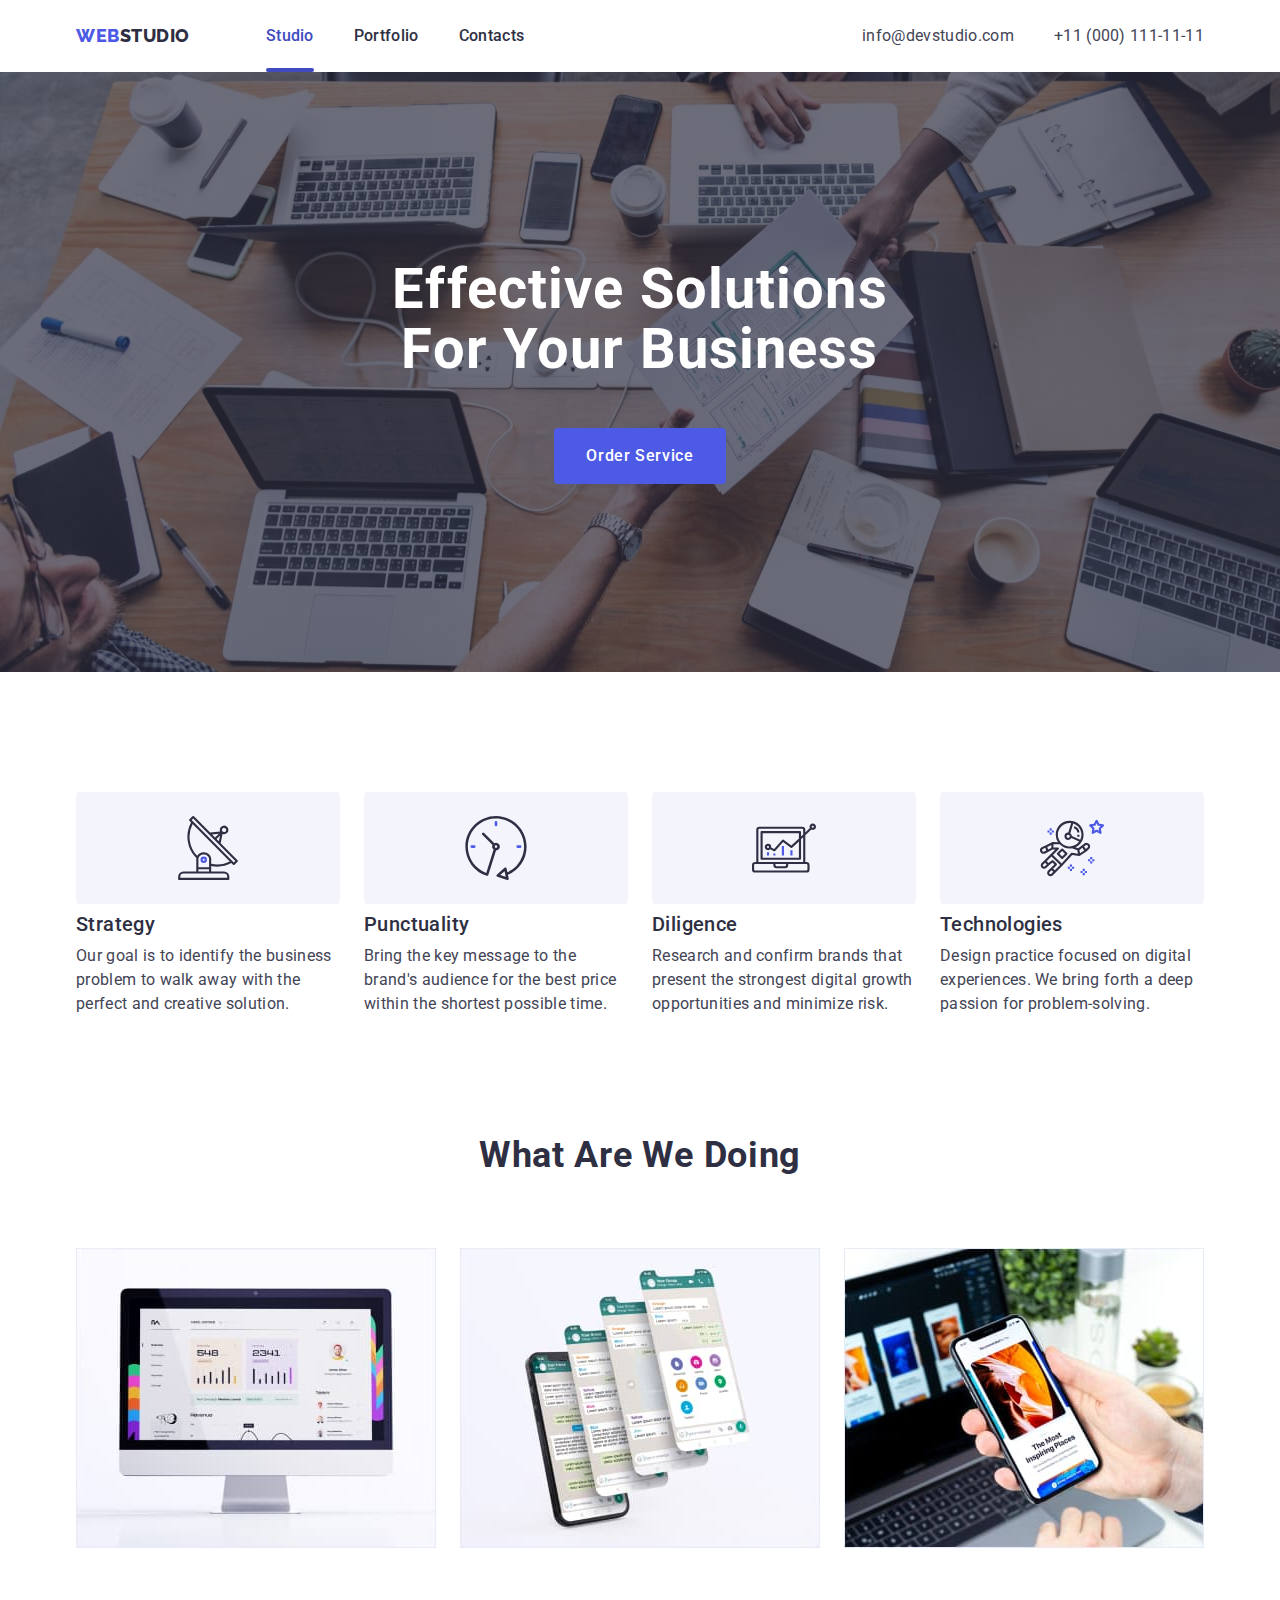
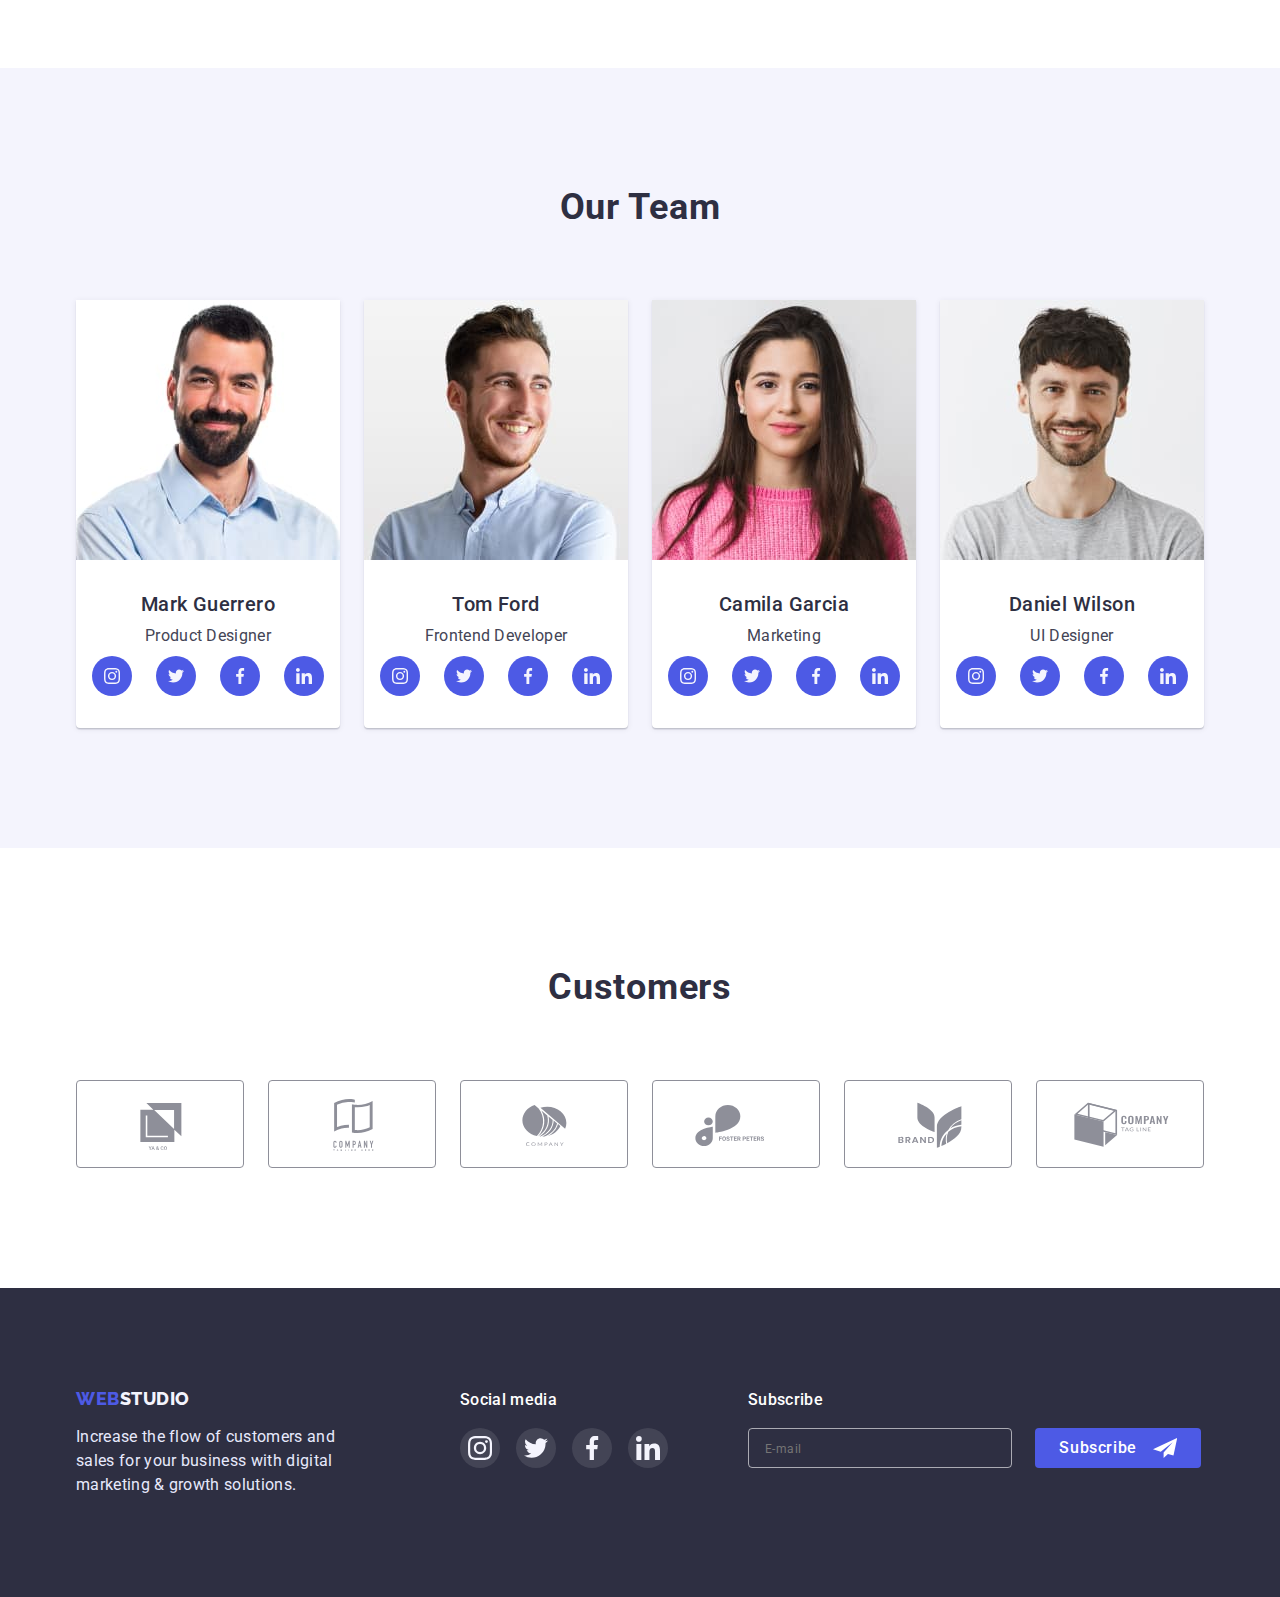
<file: index.html>
<!DOCTYPE html>
<html lang="en">
  <head>
    <meta charset="UTF-8" />
    <meta http-equiv="X-UA-Compatible" content="IE=edge" />
    <meta name="viewport" content="width=device-width, initial-scale=1.0" />
    <title>WebStudio</title>
    <link rel="preconnect" href="https://fonts.googleapis.com" />
    <link rel="preconnect" href="https://fonts.gstatic.com" crossorigin />
    <link
      href="https://fonts.googleapis.com/css2?family=Raleway:wght@800&family=Roboto:wght@400;500;700&display=swap"
      rel="stylesheet"
    />
    <link
      rel="stylesheet"
      href="https://cdnjs.cloudflare.com/ajax/libs/modern-normalize/1.1.0/modern-normalize.css"
      integrity="sha512-Y0MM+V6ymRKN2zStTqzQ227DWhhp4Mzdo6gnlRnuaNCbc+YN/ZH0sBCLTM4M0oSy9c9VKiCvd4Jk44aCLrNS5Q=="
      crossorigin="anonymous"
      referrerpolicy="no-referrer"
    />
    <link rel="stylesheet" href="./css/styles.css" />
    <link rel="stylesheet" href="./css/mobile.css" />
    <link rel="stylesheet" href="./css/tablet.css" />
    <link rel="stylesheet" href="./css/desktop.css" />
  </head>

  <body>
    <header>
      <div class="container header-container">
        <nav class="header-navigation">
          <a href="./index.html" class="header-logo link">
            <span class="header-span-web">Web</span>Studio
          </a>
          <ul class="header-list list">
            <li class="header-item">
              <a href="./index.html" class="header-link link active">Studio</a>
            </li>
            <li class="header-item">
              <a href="./portfolio.html" class="header-link link">Portfolio</a>
            </li>
            <li class="header-item">
              <a href="" class="header-link link">Contacts</a>
            </li>
          </ul>
        </nav>
        <address class="header-address">
          <ul class="header-list list">
            <li class="header-item">
              <a href="mailto:info@devstudio.com" class="header-contacts link">
                info@devstudio.com
              </a>
            </li>
            <li class="header-item">
              <a href="tel:+110001111111" class="header-contacts link">
                +11 (000) 111-11-11
              </a>
            </li>
          </ul>
        </address>
        <button type="button" class="header-menu-btn" data-menu-open>
          <svg class="menu-open">
            <use href="./images/icons.svg#icon-menu-open"></use>
          </svg>
        </button>
      </div>
      <div class="mob-menu is-hidden" data-menu>
        <button type="button" class="mob-menu-btn" data-menu-close>
          <svg class="menu-close">
            <use href="./images/icons.svg#menu-icon-close"></use>
          </svg>
        </button>
        <div>
          <nav class="mob-menu-navigation">
            <ul class="mob-menu-list list">
              <li class="mob-menu-item">
                <a href="./index.html" class="mob-menu-link link active"
                  >Studio</a
                >
              </li>
              <li class="mob-menu-item">
                <a href="./portfolio.html" class="mob-menu-link link"
                  >Portfolio</a
                >
              </li>
              <li class="mob-menu-item">
                <a href="" class="mob-menu-link link">Contacts</a>
              </li>
            </ul>
          </nav>
        </div>
        <div>
          <address class="mob-menu-address">
            <ul class="mob-menu-list list">
              <li class="mob-menu-item">
                <a href="tel:+110001111111" class="mob-menu-tel link">
                  +11 (000) 111-11-11
                </a>
              </li>
              <li class="mob-menu-item">
                <a href="mailto:info@devstudio.com" class="mob-menu-mail link">
                  info@devstudio.com
                </a>
              </li>
            </ul>
          </address>
          <ul class="mob-menu-social-list list">
            <li class="mob-menue-social-item">
              <a href="" class="mob-menue-social-link link">
                <svg class="mob-menu-sc-ic">
                  <use href="./images/icons.svg#icon-instagram-mob"></use>
                </svg>
              </a>
            </li>
            <li class="mob-menue-social-item">
              <a href="" class="mob-menue-social-link link">
                <svg class="mob-menu-sc-ic">
                  <use href="./images/icons.svg#icon-twitter-mob"></use>
                </svg>
              </a>
            </li>
            <li class="mob-menue-social-item">
              <a href="" class="mob-menue-social-link link">
                <svg class="mob-menu-sc-ic">
                  <use href="./images/icons.svg#icon-facebook-mob"></use>
                </svg>
              </a>
            </li>
            <li class="mob-menue-social-item">
              <a href="" class="mob-menue-social-link link">
                <svg class="mob-menu-sc-ic">
                  <use href="./images/icons.svg#icon-linkedin-mob"></use>
                </svg>
              </a>
            </li>
          </ul>
        </div>
      </div>
    </header>

    <main>
      <section class="solutions">
        <div class="container solutions-container">
          <h1 class="solution-title">Effective Solutions for Your Business</h1>
          <button type="button" class="solution-btn" data-modal-open>
            Order Service
          </button>
        </div>
      </section>

      <section class="features">
        <div class="container">
          <h2 class="hidden">Our features</h2>
          <ul class="features-list list">
            <li class="features-item">
              <div class="features-wrap">
                <svg class="features-ic">
                  <use href="./images/icons.svg#icon-antenna-1"></use>
                </svg>
              </div>
              <h3 class="features-item-title">Strategy</h3>
              <p class="features-item-text">
                Our goal is to identify the business problem to walk away with
                the perfect and creative solution.
              </p>
            </li>

            <li class="features-item">
              <div class="features-wrap">
                <svg class="features-ic">
                  <use href="./images/icons.svg#icon-clock-1"></use>
                </svg>
              </div>
              <h3 class="features-item-title">Punctuality</h3>
              <p class="features-item-text">
                Bring the key message to the brand's audience for the best price
                within the shortest possible time.
              </p>
            </li>

            <li class="features-item">
              <div class="features-wrap">
                <svg class="features-ic">
                  <use href="./images/icons.svg#icon-diagram-1"></use>
                </svg>
              </div>
              <h3 class="features-item-title">Diligence</h3>
              <p class="features-item-text">
                Research and confirm brands that present the strongest digital
                growth opportunities and minimize risk.
              </p>
            </li>

            <li class="features-item">
              <div class="features-wrap">
                <svg class="features-ic">
                  <use href="./images/icons.svg#icon-astronaut-1"></use>
                </svg>
              </div>
              <h3 class="features-item-title">Technologies</h3>
              <p class="features-item-text">
                Design practice focused on digital experiences. We bring forth a
                deep passion for problem-solving.
              </p>
            </li>
          </ul>
        </div>
      </section>
      <section class="products">
        <div class="container">
          <h2 class="products-title">What are we doing</h2>
          <ul class="products-list list">
            <li class="products-item">
              <img
                srcset="./images/img-1.jpg 1x, ./images/img-1-2x.jpg 2x"
                src="./images/img-1.jpg"
                width="360"
                height="300"
                alt="PC monitor"
              />
            </li>
            <li class="products-item">
              <img
                srcset="./images/img-2.jpg 1x, ./images/img-2-2x.jpg 2x"
                src="./images/img-2.jpg"
                width="360"
                height="300"
                alt="mobile phone"
              />
            </li>
            <li class="products-item">
              <img
                srcset="./images/img-3.jpg 1x, ./images/img-3-2x.jpg 2x"
                src="./images/img-3.jpg"
                width="360"
                height="300"
                alt="mobile phone in a hand and laptop behind"
              />
            </li>
          </ul>
        </div>
      </section>

      <section class="team">
        <div class="container container-mini container-medium">
          <h2 class="team-title">Our Team</h2>
          <ul class="team-list list">
            <li class="team-item">
              <img
                srcset="./images/photo-1.jpg 1x, ./images/photo-1-2x.jpg 2x"
                src="./images/photo-1.jpg"
                width="264"
                height="260"
                alt="Mark Guerrero's photo"
              />
              <div class="team-content">
                <h3 class="team-item-title">Mark Guerrero</h3>
                <p class="team-item-text">Product Designer</p>
                <ul class="team-social-list list">
                  <li class="team-social-item">
                    <a href="" class="team-social-link link">
                      <svg class="team-sc-ic">
                        <use href="./images/icons.svg#icon-instagram-2"></use>
                      </svg>
                    </a>
                  </li>
                  <li class="team-social-item">
                    <a href="" class="team-social-link link">
                      <svg class="team-sc-ic">
                        <use href="./images/icons.svg#icon-twitter-1"></use>
                      </svg>
                    </a>
                  </li>
                  <li class="team-social-item">
                    <a href="" class="team-social-link link">
                      <svg class="team-sc-ic">
                        <use href="./images/icons.svg#icon-facebook-1"></use>
                      </svg>
                    </a>
                  </li>
                  <li class="team-social-item">
                    <a href="" class="team-social-link link">
                      <svg class="team-sc-ic">
                        <use href="./images/icons.svg#icon-linkedin-1"></use>
                      </svg>
                    </a>
                  </li>
                </ul>
              </div>
            </li>
            <li class="team-item">
              <img
                srcset="./images/photo-2.jpg 1x, ./images/photo-2-2x.jpg 2x"
                src="./images/photo-2.jpg"
                width="264"
                height="260"
                alt="Tom Ford's photo"
              />
              <div class="team-content">
                <h3 class="team-item-title">Tom Ford</h3>
                <p class="team-item-text">Frontend Developer</p>
                <ul class="team-social-list list">
                  <li class="team-social-item">
                    <a href="" class="team-social-link link">
                      <svg class="team-sc-ic">
                        <use href="./images/icons.svg#icon-instagram-2"></use>
                      </svg>
                    </a>
                  </li>
                  <li class="team-social-item">
                    <a href="" class="team-social-link link">
                      <svg class="team-sc-ic">
                        <use href="./images/icons.svg#icon-twitter-1"></use>
                      </svg>
                    </a>
                  </li>
                  <li class="team-social-item">
                    <a href="" class="team-social-link link">
                      <svg class="team-sc-ic">
                        <use href="./images/icons.svg#icon-facebook-1"></use>
                      </svg>
                    </a>
                  </li>
                  <li class="team-social-item">
                    <a href="" class="team-social-link link">
                      <svg class="team-sc-ic">
                        <use href="./images/icons.svg#icon-linkedin-1"></use>
                      </svg>
                    </a>
                  </li>
                </ul>
              </div>
            </li>
            <li class="team-item">
              <img
                srcset="./images/photo-3.jpg 1x, ./images/photo-3-2x.jpg 2x"
                src="./images/photo-3.jpg"
                width="264"
                height="260"
                alt="Camila Garcia's photo"
              />
              <div class="team-content">
                <h3 class="team-item-title">Camila Garcia</h3>
                <p class="team-item-text">Marketing</p>
                <ul class="team-social-list list">
                  <li class="team-social-item">
                    <a href="" class="team-social-link link">
                      <svg class="team-sc-ic">
                        <use href="./images/icons.svg#icon-instagram-2"></use>
                      </svg>
                    </a>
                  </li>
                  <li class="team-social-item">
                    <a href="" class="team-social-link link">
                      <svg class="team-sc-ic">
                        <use href="./images/icons.svg#icon-twitter-1"></use>
                      </svg>
                    </a>
                  </li>
                  <li class="team-social-item">
                    <a href="" class="team-social-link link">
                      <svg class="team-sc-ic">
                        <use href="./images/icons.svg#icon-facebook-1"></use>
                      </svg>
                    </a>
                  </li>
                  <li class="team-social-item">
                    <a href="" class="team-social-link link">
                      <svg class="team-sc-ic">
                        <use href="./images/icons.svg#icon-linkedin-1"></use>
                      </svg>
                    </a>
                  </li>
                </ul>
              </div>
            </li>
            <li class="team-item">
              <img
                srcset="./images/photo-4.jpg 1x, ./images/photo-4-2x.jpg 2x"
                src="./images/photo-4.jpg"
                width="264"
                height="260"
                alt="Daniel Wilson's photo"
              />
              <div class="team-content">
                <h3 class="team-item-title">Daniel Wilson</h3>
                <p class="team-item-text">UI Designer</p>
                <ul class="team-social-list list">
                  <li class="team-social-item">
                    <a href="" class="team-social-link link">
                      <svg class="team-sc-ic">
                        <use href="./images/icons.svg#icon-instagram-2"></use>
                      </svg>
                    </a>
                  </li>
                  <li class="team-social-item">
                    <a href="" class="team-social-link link">
                      <svg class="team-sc-ic">
                        <use href="./images/icons.svg#icon-twitter-1"></use>
                      </svg>
                    </a>
                  </li>
                  <li class="team-social-item">
                    <a href="" class="team-social-link link">
                      <svg class="team-sc-ic">
                        <use href="./images/icons.svg#icon-facebook-1"></use>
                      </svg>
                    </a>
                  </li>
                  <li class="team-social-item">
                    <a href="" class="team-social-link link">
                      <svg class="team-sc-ic">
                        <use href="./images/icons.svg#icon-linkedin-1"></use>
                      </svg>
                    </a>
                  </li>
                </ul>
              </div>
            </li>
          </ul>
        </div>
      </section>
      <section class="customers">
        <div class="container">
          <h2 class="customers-title">Customers</h2>
          <ul class="customers-list list">
            <li class="customers-item">
              <a href="" class="customers-link link">
                <svg class="customers-logo">
                  <use href="./images/icons.svg#icon-logo-1"></use>
                </svg>
              </a>
            </li>
            <li class="customers-item">
              <a href="" class="customers-link link">
                <svg class="customers-logo">
                  <use href="./images/icons.svg#icon-logo-2"></use>
                </svg>
              </a>
            </li>
            <li class="customers-item">
              <a href="" class="customers-link link">
                <svg class="customers-logo">
                  <use href="./images/icons.svg#icon-logo-3"></use>
                </svg>
              </a>
            </li>
            <li class="customers-item">
              <a href="" class="customers-link link">
                <svg class="customers-logo">
                  <use href="./images/icons.svg#icon-logo-4"></use>
                </svg>
              </a>
            </li>
            <li class="customers-item">
              <a href="" class="customers-link link">
                <svg class="customers-logo">
                  <use href="./images/icons.svg#icon-logo-5"></use>
                </svg>
              </a>
            </li>
            <li class="customers-item">
              <a href="" class="customers-link link">
                <svg class="customers-logo">
                  <use href="./images/icons.svg#icon-logo-6"></use>
                </svg>
              </a>
            </li>
          </ul>
        </div>
      </section>
    </main>

    <footer class="footer">
      <div class="footer-container container">
        <div class="footer-content-wrap">
          <a href="./index.html" class="footer-logo link"
            ><span class="footer-span-web">Web</span>Studio</a
          >
          <p class="footer-text">
            Increase the flow of customers and sales for your business with
            digital marketing & growth solutions.
          </p>
        </div>
        <div class="footer-social-wrap">
          <p class="footer-definition">Social media</p>
          <ul class="footer-sc-list list">
            <li class="footer-sc-item">
              <a href="" class="footer-sc-link">
                <svg class="footer-sc-ic">
                  <use href="./images/icons.svg#icon-instagram-2"></use>
                </svg>
              </a>
            </li>
            <li class="footer-sc-item">
              <a href="" class="footer-sc-link">
                <svg class="footer-sc-ic">
                  <use href="./images/icons.svg#icon-twitter-1"></use>
                </svg>
              </a>
            </li>
            <li class="footer-sc-item">
              <a href="" class="footer-sc-link">
                <svg class="footer-sc-ic">
                  <use href="./images/icons.svg#icon-facebook-1"></use>
                </svg>
              </a>
            </li>
            <li class="footer-sc-item">
              <a href="" class="footer-sc-link">
                <svg class="footer-sc-ic">
                  <use href="./images/icons.svg#icon-linkedin-1"></use>
                </svg>
              </a>
            </li>
          </ul>
        </div>
        <div class="footer-form-wrap">
          <p class="footer-definition">Subscribe</p>
          <form class="footer-form">
            <input class="footer-input" type="email" placeholder="E-mail" />
            <button class="footer-btn" type="submit">
              Subscribe
              <svg class="footer-send-icon" width="24" height="24">
                <use href="./images/icons.svg#icon-send"></use>
              </svg>
            </button>
          </form>
        </div>
      </div>
    </footer>
    <div class="backdrop is-hidden" data-modal>
      <div class="modal">
        <button class="modal-btn" type="button" data-modal-close>
          <svg class="modal-close">
            <use href="./images/icons.svg#icon-close"></use>
          </svg>
        </button>
        <p class="modal-title">Leave your contacts and we will call you back</p>
        <form class="modal-form">
          <div class="modal-field">
            <label class="modal-label" for="name">Name</label>
            <div class="modal-input-wrap">
              <input
                class="modal-input"
                type="text"
                id="name"
                name="user-name"
              />
              <svg class="modal-input-icon" width="22" height="24">
                <use href="./images/icons.svg#icon-person"></use>
              </svg>
            </div>
          </div>
          <div class="modal-field">
            <label class="modal-label" for="phone">Phone</label>
            <div class="modal-input-wrap">
              <input
                class="modal-input"
                type="tel"
                id="phone"
                name="user-phone"
              />
              <svg class="modal-input-icon" width="18" height="24">
                <use href="./images/icons.svg#icon-phone"></use>
              </svg>
            </div>
          </div>
          <div class="modal-field">
            <label class="modal-label" for="email">Mail</label>
            <div class="modal-input-wrap">
              <input
                class="modal-input"
                type="email"
                id="email"
                name="user-email"
              />
              <svg class="modal-input-icon" width="18" height="24">
                <use href="./images/icons.svg#icon-email"></use>
              </svg>
            </div>
          </div>
          <div class="modal-field textaria-field">
            <label class="modal-label" for="modal-text">Comments</label>
            <textarea
              class="modal-input text-input"
              name="user-comments"
              id="modal-text"
              placeholder="Text input"
            ></textarea>
          </div>
          <div class="modal-field">
            <input
              class="modal-checkbox hidden"
              type="checkbox"
              id="check-policy"
              name="policy"
            />
            <label class="modal-label modal-checkbox-label" for="check-policy">
              <span>
                <svg class="modal-check-icon" width="10" height="8">
                  <use href="./images/icons.svg#icon-check"></use>
                </svg>
              </span>
              I accept the terms and conditions of the
              <a href="" class="modal-link">Privacy Policy</a>
            </label>
          </div>
          <button type="submit" class="modal-form-btn">Send</button>
        </form>
      </div>
    </div>
    <script src="./js/modal.js"></script>
    <script src="./js/menu.js"></script>
  </body>
</html>
</file>
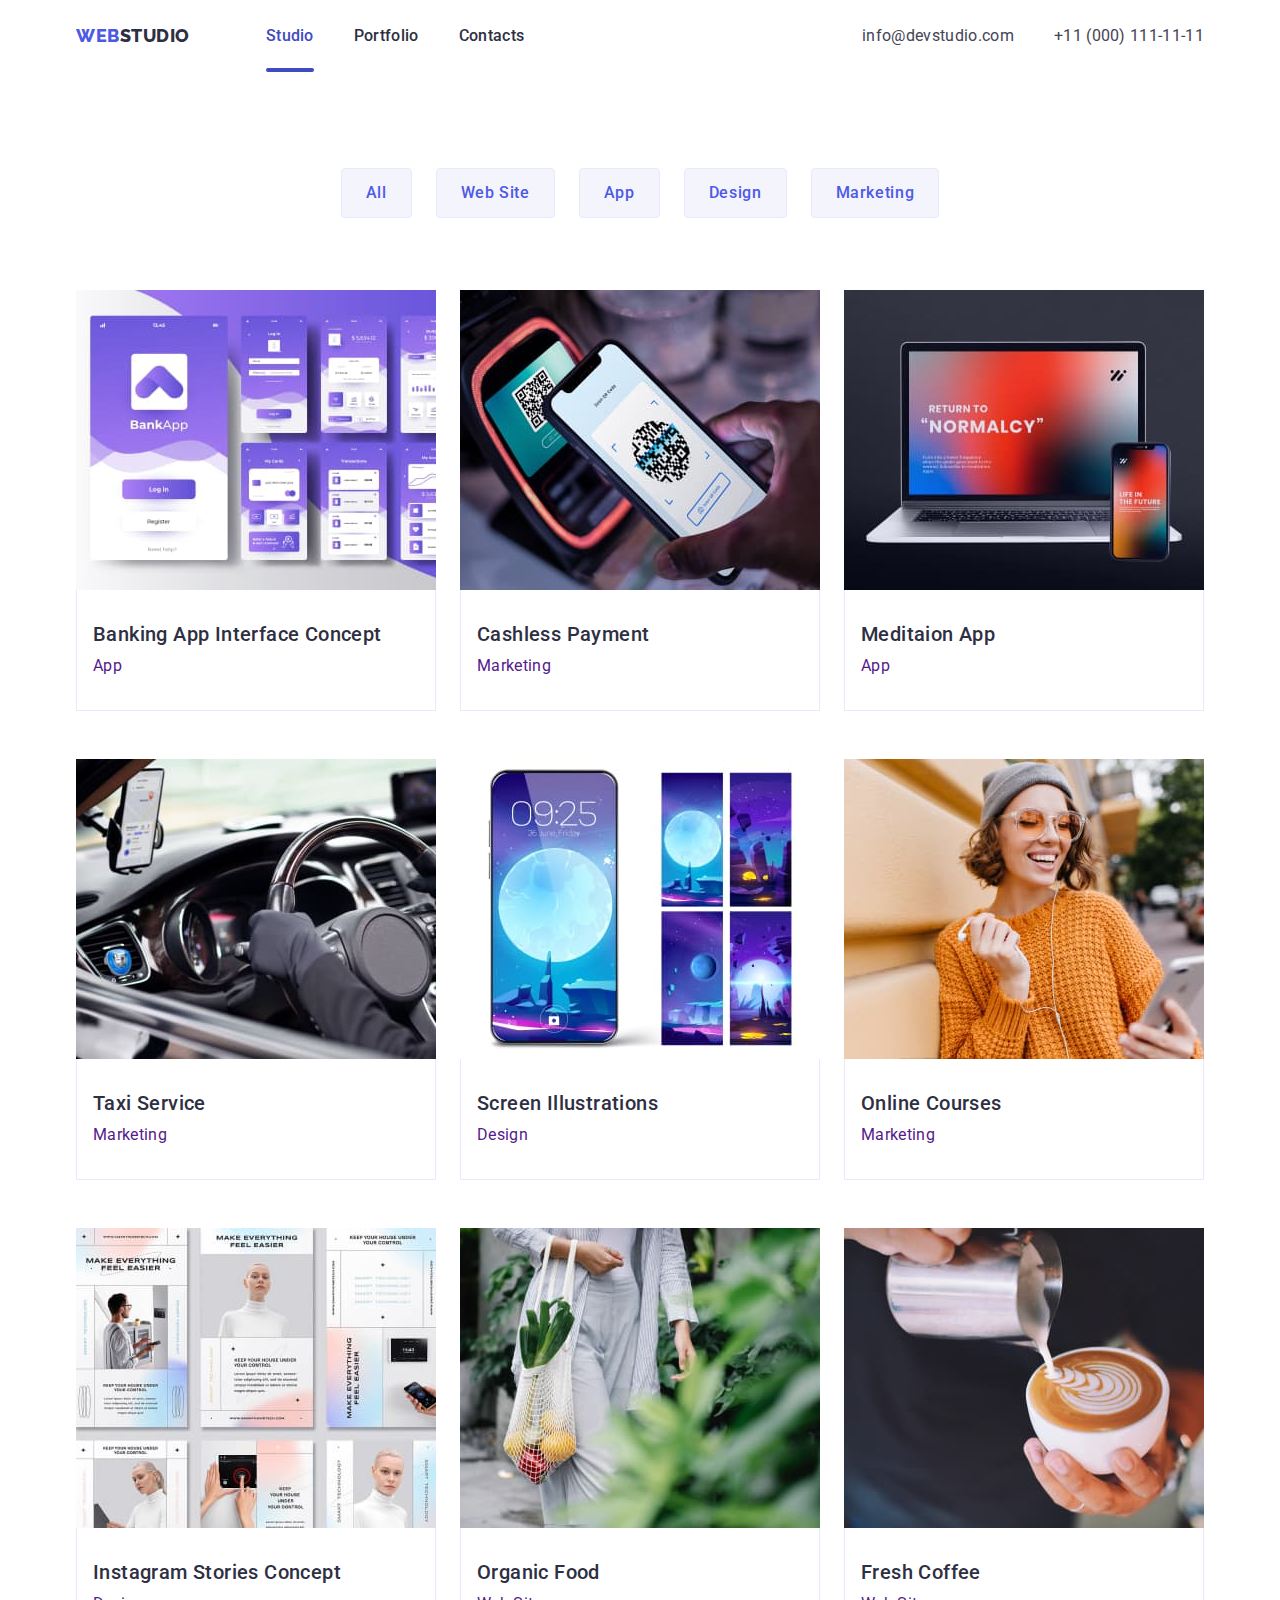
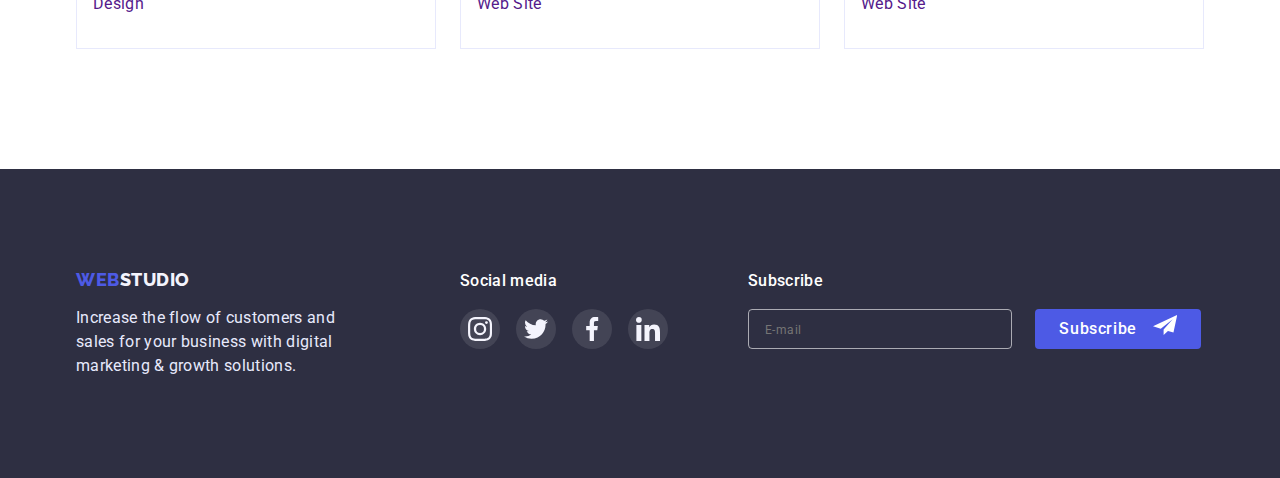
<file: portfolio.html>
<!DOCTYPE html>
<html lang="en">
  <head>
    <meta charset="UTF-8" />
    <meta http-equiv="X-UA-Compatible" content="IE=edge" />
    <meta name="viewport" content="width=device-width, initial-scale=1.0" />
    <title>WebStudio</title>
    <link rel="preconnect" href="https://fonts.googleapis.com" />
    <link rel="preconnect" href="https://fonts.gstatic.com" crossorigin />
    <link
      href="https://fonts.googleapis.com/css2?family=Raleway:wght@800&family=Roboto:wght@400;500;700&display=swap"
      rel="stylesheet"
    />
    <link
      rel="stylesheet"
      href="https://cdnjs.cloudflare.com/ajax/libs/modern-normalize/1.1.0/modern-normalize.css"
      integrity="sha512-Y0MM+V6ymRKN2zStTqzQ227DWhhp4Mzdo6gnlRnuaNCbc+YN/ZH0sBCLTM4M0oSy9c9VKiCvd4Jk44aCLrNS5Q=="
      crossorigin="anonymous"
      referrerpolicy="no-referrer"
    />
    <link rel="stylesheet" href="./css/styles.css" />
    <link rel="stylesheet" href="./css/mobile.css" />
    <link rel="stylesheet" href="./css/tablet.css" />
    <link rel="stylesheet" href="./css/desktop.css" />
  </head>

  <body>
    <header>
      <div class="container header-container">
        <nav class="header-navigation">
          <a href="./index.html" class="header-logo link">
            <span class="header-span-web">Web</span>Studio
          </a>
          <ul class="header-list list">
            <li class="header-item">
              <a href="./index.html" class="header-link link active">Studio</a>
            </li>
            <li class="header-item">
              <a href="./portfolio.html" class="header-link link">Portfolio</a>
            </li>
            <li class="header-item">
              <a href="" class="header-link link">Contacts</a>
            </li>
          </ul>
        </nav>
        <address class="header-address">
          <ul class="header-list list">
            <li class="header-item">
              <a href="mailto:info@devstudio.com" class="header-contacts link">
                info@devstudio.com
              </a>
            </li>
            <li class="header-item">
              <a href="tel:+110001111111" class="header-contacts link">
                +11 (000) 111-11-11
              </a>
            </li>
          </ul>
        </address>
        <button type="button" class="header-menu-btn" data-menu-open>
          <svg class="menu-open">
            <use href="./images/icons.svg#icon-menu-open"></use>
          </svg>
        </button>
      </div>
      <div class="mob-menu is-hidden" data-menu>
        <button type="button" class="mob-menu-btn" data-menu-close>
          <svg class="menu-close">
            <use href="./images/icons.svg#menu-icon-close"></use>
          </svg>
        </button>
        <div>
          <nav class="mob-menu-navigation">
            <ul class="mob-menu-list list">
              <li class="mob-menu-item">
                <a href="./index.html" class="mob-menu-link link active"
                  >Studio</a
                >
              </li>
              <li class="mob-menu-item">
                <a href="./portfolio.html" class="mob-menu-link link"
                  >Portfolio</a
                >
              </li>
              <li class="mob-menu-item">
                <a href="" class="mob-menu-link link">Contacts</a>
              </li>
            </ul>
          </nav>
        </div>
        <div>
          <address class="mob-menu-address">
            <ul class="mob-menu-list list">
              <li class="mob-menu-item">
                <a href="tel:+110001111111" class="mob-menu-tel link">
                  +11 (000) 111-11-11
                </a>
              </li>
              <li class="mob-menu-item">
                <a href="mailto:info@devstudio.com" class="mob-menu-mail link">
                  info@devstudio.com
                </a>
              </li>
            </ul>
          </address>
          <ul class="mob-menu-social-list list">
            <li class="mob-menue-social-item">
              <a href="" class="mob-menue-social-link link">
                <svg class="mob-menu-sc-ic">
                  <use href="./images/icons.svg#icon-instagram-mob"></use>
                </svg>
              </a>
            </li>
            <li class="mob-menue-social-item">
              <a href="" class="mob-menue-social-link link">
                <svg class="mob-menu-sc-ic">
                  <use href="./images/icons.svg#icon-twitter-mob"></use>
                </svg>
              </a>
            </li>
            <li class="mob-menue-social-item">
              <a href="" class="mob-menue-social-link link">
                <svg class="mob-menu-sc-ic">
                  <use href="./images/icons.svg#icon-facebook-mob"></use>
                </svg>
              </a>
            </li>
            <li class="mob-menue-social-item">
              <a href="" class="mob-menue-social-link link">
                <svg class="mob-menu-sc-ic">
                  <use href="./images/icons.svg#icon-linkedin-mob"></use>
                </svg>
              </a>
            </li>
          </ul>
        </div>
      </div>
    </header>

    <main>
      <section class="portfolio">
        <div class="container">
          <h1 class="hidden">Our Portfolio</h1>
          <ul class="portfolio-list-btn list">
            <li class="portfolio-item-btn">
              <button type="button" class="portfolio-btn">All</button>
            </li>
            <li class="portfolio-item-btn">
              <button type="button" class="portfolio-btn">Web Site</button>
            </li>
            <li class="portfolio-item-btn">
              <button type="button" class="portfolio-btn">App</button>
            </li>
            <li class="portfolio-item-btn">
              <button type="button" class="portfolio-btn">Design</button>
            </li>
            <li class="portfolio-item-btn">
              <button type="button" class="portfolio-btn">Marketing</button>
            </li>
          </ul>
          <ul class="portfolio-list-img list">
            <li class="portfolio-item-img">
              <a href="" class="portfolio-link link">
                <div class="portfolio-img-wrap">
                  <img
                    src="./images/picture-1.jpg"
                    width="360"
                    height="300"
                    alt="banking app visual interface concept"
                  />
                  <div class="portfolio-covering-text-wrap">
                    <p class="portfolio-covering-text"></p>
                  </div>
                </div>
                <div class="portfolio-content">
                  <h2 class="portfolio-item-img-title">
                    Banking App Interface Concept
                  </h2>
                  <p class="portfolio-item-img-tex">App</p>
                </div>
              </a>
            </li>
            <li class="portfolio-item-img">
              <a href="" class="portfolio-link link">
                <div class="portfolio-img-wrap">
                  <img
                    src="./images/picture-2.jpg"
                    width="360"
                    height="300"
                    alt="a mobile phone in the hand and a payment terminal"
                  />
                  <div class="portfolio-covering-text-wrap">
                    <p class="portfolio-covering-text">
                      14 Stylish and User-Friendly App Design Concepts · Task
                      Manager App · Calorie Tracker App · Exotic Fruit Ecommerce
                      App · Cloud Storage App
                    </p>
                  </div>
                </div>
                <div class="portfolio-content">
                  <h2 class="portfolio-item-img-title">Cashless Payment</h2>
                  <p class="portfolio-item-img-tex">Marketing</p>
                </div>
              </a>
            </li>
            <li class="portfolio-item-img">
              <a href="" class="portfolio-link link">
                <div class="portfolio-img-wrap">
                  <img
                    src="./images/picture-3.jpg"
                    width="360"
                    height="300"
                    alt="meditaion app advertisement  on the mobile phone and leptop screens"
                  />
                  <div class="portfolio-covering-text-wrap">
                    <p class="portfolio-covering-text"></p>
                  </div>
                </div>
                <div class="portfolio-content">
                  <h2 class="portfolio-item-img-title">Meditaion App</h2>
                  <p class="portfolio-item-img-tex">App</p>
                </div>
              </a>
            </li>
            <li class="portfolio-item-img">
              <a href="" class="portfolio-link link">
                <div class="portfolio-img-wrap">
                  <img
                    src="./images/picture-4.jpg"
                    width="360"
                    height="300"
                    alt="inside car taxi picture"
                  />
                  <div class="portfolio-covering-text-wrap">
                    <p class="portfolio-covering-text"></p>
                  </div>
                </div>
                <div class="portfolio-content">
                  <h2 class="portfolio-item-img-title">Taxi Service</h2>
                  <p class="portfolio-item-img-tex">Marketing</p>
                </div>
              </a>
            </li>
            <li class="portfolio-item-img">
              <a href="" class="portfolio-link link">
                <div class="portfolio-img-wrap">
                  <img
                    src="./images/picture-5.jpg"
                    width="360"
                    height="300"
                    alt="mobile sreen illustrations"
                  />
                  <div class="portfolio-covering-text-wrap">
                    <p class="portfolio-covering-text"></p>
                  </div>
                </div>
                <div class="portfolio-content">
                  <h2 class="portfolio-item-img-title">Screen Illustrations</h2>
                  <p class="portfolio-item-img-tex">Design</p>
                </div>
              </a>
            </li>
            <li class="portfolio-item-img">
              <a href="" class="portfolio-link link">
                <div class="portfolio-img-wrap">
                  <img
                    src="./images/picture-6.jpg"
                    width="360"
                    height="300"
                    alt="a girl with the mobile phone and headphones"
                  />
                  <div class="portfolio-covering-text-wrap">
                    <p class="portfolio-covering-text"></p>
                  </div>
                </div>
                <div class="portfolio-content">
                  <h2 class="portfolio-item-img-title">Online Courses</h2>
                  <p class="portfolio-item-img-tex">Marketing</p>
                </div>
              </a>
            </li>
            <li class="portfolio-item-img">
              <a href="" class="portfolio-link link">
                <div class="portfolio-img-wrap">
                  <img
                    src="./images/picture-7.jpg"
                    width="360"
                    height="300"
                    alt="Instagram Stories Concept"
                  />
                  <div class="portfolio-covering-text-wrap">
                    <p class="portfolio-covering-text"></p>
                  </div>
                </div>
                <div class="portfolio-content">
                  <h2 class="portfolio-item-img-title">
                    Instagram Stories Concept
                  </h2>
                  <p class="portfolio-item-img-tex">Design</p>
                </div>
              </a>
            </li>
            <li class="portfolio-item-img">
              <a href="" class="portfolio-link link">
                <div class="portfolio-img-wrap">
                  <img
                    src="./images/picture-8.jpg"
                    width="360"
                    height="300"
                    alt="bag with vegetables on a woman's hand"
                  />
                  <div class="portfolio-covering-text-wrap">
                    <p class="portfolio-covering-text"></p>
                  </div>
                </div>
                <div class="portfolio-content">
                  <h2 class="portfolio-item-img-title">Organic Food</h2>
                  <p class="portfolio-item-img-tex">Web Site</p>
                </div>
              </a>
            </li>
            <li class="portfolio-item-img">
              <a href="" class="portfolio-link link">
                <div class="portfolio-img-wrap">
                  <img
                    src="./images/picture-9.jpg"
                    width="360"
                    height="300"
                    alt="man's hands with a cup of coffee and a jar of cream that are pouring into that cup"
                  />
                  <div class="portfolio-covering-text-wrap">
                    <p class="portfolio-covering-text"></p>
                  </div>
                </div>
                <div class="portfolio-content">
                  <h2 class="portfolio-item-img-title">Fresh Coffee</h2>
                  <p class="portfolio-item-img-tex">Web Site</p>
                </div>
              </a>
            </li>
          </ul>
        </div>
      </section>
    </main>

    <footer class="footer">
      <div class="footer-container container">
        <div class="footer-content-wrap">
          <a href="./index.html" class="footer-logo link"
            ><span class="footer-span-web">Web</span>Studio</a
          >
          <p class="footer-text">
            Increase the flow of customers and sales for your business with
            digital marketing & growth solutions.
          </p>
        </div>
        <div class="footer-social-wrap">
          <p class="footer-definition">Social media</p>
          <ul class="footer-sc-list list">
            <li class="footer-sc-item">
              <a href="" class="footer-sc-link">
                <svg class="footer-sc-ic">
                  <use href="./images/icons.svg#icon-instagram-2"></use>
                </svg>
              </a>
            </li>
            <li class="footer-sc-item">
              <a href="" class="footer-sc-link">
                <svg class="footer-sc-ic">
                  <use href="./images/icons.svg#icon-twitter-1"></use>
                </svg>
              </a>
            </li>
            <li class="footer-sc-item">
              <a href="" class="footer-sc-link">
                <svg class="footer-sc-ic">
                  <use href="./images/icons.svg#icon-facebook-1"></use>
                </svg>
              </a>
            </li>
            <li class="footer-sc-item">
              <a href="" class="footer-sc-link">
                <svg class="footer-sc-ic">
                  <use href="./images/icons.svg#icon-linkedin-1"></use>
                </svg>
              </a>
            </li>
          </ul>
        </div>
        <div class="footer-form-wrap">
          <p class="footer-definition">Subscribe</p>
          <form class="footer-form">
            <input class="footer-input" type="email" placeholder="E-mail" />
            <button class="footer-btn" type="submit">
              <span>Subscribe</span>
              <span>
                <svg class="footer-send-icon" width="24" height="24">
                  <use href="./images/icons.svg#icon-send"></use>
                </svg>
              </span>
            </button>
          </form>
        </div>
      </div>
    </footer>
    <script src="./js/modal.js"></script>
  </body>
</html>
</file>
<file: css/styles.css>
:root {
  --main-color: #434455;
  --page-active-color: #404bbf;
  --light-background-color: #f4f4fd;
  --light-text-color: #f4f4fd;
  --dark-background-color: #2e2f42;
  --main-title-color: #ffffff;
  --second-title-color: #2e2f42;
  --underline-color: #404bbf;
  --header-border-bottom-color: #e7e9fc;
  --nav-defolt-color: #2e2f42;
  --accent-color: #4d5ae5;
  --logo-font-size: 18px;
  --studio-btn-color: #ffffff;
  --studio-btn-background-color: #4d5ae5;
  --studio-btn-active-background-color: #404bbf;
  --studio-btn-text: #ffffff;
  --features-ic-bg-color: #f4f4fd;
  --portfolio-btn-color: #4d5ae5;
  --portfolio-btn-background-color: #f4f4fd;
  --portfolio-btn-border-color: #e7e9fc;
  --portfolio-btn-active-color: #ffffff;
  --portfolio-btn-active-background-color: #404bbf;
  --portfolio-cover-bacground-color: #4d5ae5;
  --logo-color: #4d5ae5;
  --team-item-background: #ffffff;
  --team-soc-bg-color: #4d5ae5;
  --team-soc-accent-bg-color: #404bbf;
  --customers-item-color: #8e8f99;
  --customers-background-color: #e5e5e5;
  --customers-accent-color: #404bbf;
  --portfolio-item-img-border-color: #e7e9fc;
  --portfolio-item-img-background: #ffffff;
  --modal-label-color: #8e8f99;
  --footer-logo-color: #f4f4fd;
  --footer-text-color: #e7e9fc;
  --transition-color: color 250ms cubic-bezier(0.4, 0, 0.2, 1);
  --transition-background-color: background-color 250ms
    cubic-bezier(0.4, 0, 0.2, 1);
  --transition-border-color: border-color 250ms cubic-bezier(0.4, 0, 0.2, 1);
  --transition-shadow: box-shadow 250ms cubic-bezier(0.4, 0, 0.2, 1);
  --transition-transform: transform 250ms cubic-bezier(0.4, 0, 0.2, 1);
  --transition-fill: fill 250ms cubic-bezier(0.4, 0, 0.2, 1);
}

body {
  font-family: "Roboto", sans-serif;
  color: var(--main-color);
}

h1,
h2,
h3,
h4,
h5,
h6,
p {
  margin: 0;
}

ul {
  margin: 0;
  padding-left: 0;
}

img {
  display: block;
  max-width: 100%;
  height: auto;
}

.container {
  padding-left: 16px;
  padding-right: 16px;
  margin-left: auto;
  margin-right: auto;
}

.container-mini {
  width: 296px;
}

.list {
  list-style: none;
}

.link {
  text-decoration: none;
}

.no-scroll {
  overflow: hidden;
}

.hidden {
  position: absolute;
  width: 1px;
  height: 1px;
  margin: -1px;
  border: 0;
  padding: 0;
  white-space: nowrap;
  clip-path: inset(100%);
  clip: rect(0 0 0 0);
  overflow: hidden;
}

/* -------------------------HEADER--------------------------- */

.header {
  border-bottom: 1px solid var(--header-border-bottom-color);
}

.header-container {
  padding-top: 24px;
  padding-bottom: 24px;
  display: flex;
  align-items: center;
  justify-content: space-between;
}

.header-navigation {
  color: var(--nav-defolt-color);
}

.header-logo {
  color: inherit;
  font-family: "Raleway", sans-serif;
  font-weight: 800;
  font-size: var(--logo-font-size);
  line-height: 1.17;
  letter-spacing: 0.03em;
  text-transform: uppercase;
}

.header-address {
  display: none;
}

.header-list {
  display: none;
}

.header-span-web {
  color: var(--logo-color);
}

.header-menu-btn {
  margin-left: auto;
  border: none;
  width: 32px;
  height: 22px;
  padding: 0;
  background-color: #ffffff;
}

.menu-open {
  stroke: #2e2f42;
  width: 100%;
  height: 100%;
}

.mob-menu {
  position: fixed;
  top: 0;
  padding: 80px 40px 40px;
  width: 100%;
  height: 100vh;
  background-color: #ffffff;
  box-shadow: 0px 2px 1px rgba(46, 47, 66, 0.08),
    0px 1px 1px rgba(46, 47, 66, 0.16), 0px 1px 6px rgba(46, 47, 66, 0.08);
  z-index: 1;
  display: flex;
  flex-direction: column;
  justify-content: space-between;
  overflow-y: auto;
  transition: var(--transition-transform);
}

.mob-menu.is-hidden {
  transform: translateX(-100%);
}

.mob-menu-btn {
  display: flex;
  position: absolute;
  top: 24px;
  right: 24px;
  justify-content: center;
  align-items: center;
  width: 24px;
  height: 24px;
  border-radius: 50%;
  background-color: #e7e9fc;
  color: rgba(0, 0, 0, 1);
  border: 1px solid;
  border-color: rgba(0, 0, 0, 0.1);
  cursor: pointer;
}

.menu-close {
  width: 8px;
  height: 8px;
}

.mob-menu-item:not(:last-child) {
  margin-bottom: 40px;
}

.mob-menu-link {
  font-weight: 700;
  font-size: 36px;
  line-height: 1.11;
  letter-spacing: 0.02em;
  text-transform: capitalize;
  color: #2e2f42;
  transition: var(--transition-color);
}

.mob-menu-link:hover,
.mob-menu-link:focus {
  color: var(--accent-color);
}

.mob-menu-address {
  margin-bottom: 48px;
  font-style: normal;
}

.mob-menu-tel {
  font-weight: 600;
  font-size: 36px;
  line-height: 1.11;
  text-transform: capitalize;
  color: #434455;
  transition: var(--transition-color);
}

.mob-menu-tel:hover,
.mob-menu-tel:focus {
  color: var(--accent-color);
}

.mob-menu-mail {
  font-weight: 500;
  font-size: 20px;
  line-height: 1.2;
  letter-spacing: 0.02em;
  color: #434455;
  transition: var(--transition-color);
}

.mob-menu-mail:hover,
.mob-menu-mail:focus {
  color: var(--accent-color);
}

.mob-menu-social-list {
  display: flex;
  gap: 56px;
}

@media screen and (max-width: 419px) {
  .mob-menu-social-list {
    gap: 28px;
  }
  .mob-menu-tel {
    font-size: 20px;
    line-height: 1.2;
  }
}

.mob-menue-social-item {
  width: 40px;
  height: 40px;
  border-radius: 50%;
  background-color: var(--team-soc-bg-color);
  border: none;
}

.mob-menue-social-link {
  width: 100%;
  height: 100%;
  display: flex;
  justify-content: center;
  align-items: center;
  border-radius: 50%;
  border: none;
  transition: var(--transition-background-color);
}

.mob-menue-social-link:is(:hover, :focus) {
  background-color: var(--team-soc-accent-bg-color);
}

.mob-menu-sc-ic {
  width: 24px;
  height: 24px;
}

/* -------------------------SOLUTIONS-------------------------- */

.solutions {
  max-width: 428px;
  margin-left: auto;
  margin-right: auto;
  background-image: linear-gradient(
      rgba(46, 47, 66, 0.7),
      rgba(46, 47, 66, 0.7)
    ),
    url(../images/solutions-bg-mob.jpg);
  background-repeat: no-repeat;
  background-size: cover;
}

@media (min-device-pixel-ratio: 2),
  (min-resolution: 192dpi),
  (min-resolution: 2dppx) {
  .solutions {
    background-image: linear-gradient(
        rgba(46, 47, 66, 0.7),
        rgba(46, 47, 66, 0.7)
      ),
      url(../images/solutions-bg-mob-2x.jpg);
    background-repeat: no-repeat;
    background-size: cover;
  }
}

.solutions-container {
  padding-top: 112px;
  padding-bottom: 112px;
}

.solution-title {
  font-size: 36px;
  line-height: 1.11;
  margin-bottom: 72px;
  letter-spacing: 0.02em;
  color: var(--main-title-color);
  text-transform: capitalize;
  display: block;
  margin-left: auto;
  margin-right: auto;
  text-align: center;
}

@media screen and (max-width: 479px) {
  .solution-title {
    max-width: 320px;
  }
}

.solution-btn {
  font-family: inherit;
  font-weight: 500;
  font-size: 16px;
  padding: 16px 32px;
  border: none;
  line-height: 1.5;
  letter-spacing: 0.04em;
  color: var(--studio-btn-color);
  background-color: var(--studio-btn-background-color);
  cursor: pointer;
  border-radius: 4px;
  display: block;
  margin-left: auto;
  margin-right: auto;
  transition: var(--transition-background-color);
}

.solution-btn:hover,
.solution-btn:focus {
  background-color: var(--studio-btn-active-background-color);
}

/* -------------------------FEATURES-------------------------- */

.features {
  padding-top: 96px;
  padding-bottom: 96px;
}

.features-list {
  display: block;
}

@media screen and (max-width: 767px) {
  .features-item:not(:first-child) {
    margin-top: 72px;
  }
}

@media screen and (max-width: 1199px) {
  .features-item-title {
    font-weight: 700;
    text-align: center;
  }

  .features-item-text {
    font-weight: 500;
  }
}

.features-item-title {
  font-size: 36px;
  line-height: 1.11;
  letter-spacing: 0.02em;
  text-transform: capitalize;
  margin-bottom: 8px;
  color: var(--second-title-color);
}

.features-item-text {
  font-size: 16px;
  line-height: 1.5;
  letter-spacing: 0.02em;
}

.features-wrap {
  display: none;
}

/* -------------------------PRODUCTS-------------------------- */

@media screen and (max-width: 1199px) {
  .products {
    display: none;
  }
}

.products-title {
  font-size: 36px;
  line-height: 1.11;
  text-align: center;
  letter-spacing: 0.02em;
  text-transform: capitalize;
  margin-bottom: 72px;
  color: var(--second-title-color);
}

/* -------------------------TEAM-------------------------- */

@media screen and (max-width: 767px) {
  .team-list {
    display: block;
    min-width: 264px;
  }

  .team-item {
    margin-top: 72px;
    margin-left: auto;
    margin-right: auto;
  }
}

.team {
  padding-top: 96px;
  padding-bottom: 96px;
  background-color: var(--light-background-color);
}

.team-title {
  font-size: 36px;
  line-height: 1.11;
  text-align: center;
  letter-spacing: 0.02em;
  text-transform: capitalize;
  margin-bottom: 72px;
  color: var(--second-title-color);
}

.team-item {
  max-width: 264px;
  box-shadow: 0px 1px 6px rgba(46, 47, 66, 0.08),
    0px 1px 1px rgba(46, 47, 66, 0.16), 0px 2px 1px rgba(46, 47, 66, 0.08);
  border-radius: 0px 0px 4px 4px;
  background: var(--team-item-background);
}

.team-item-title {
  font-weight: 500;
  font-size: 20px;
  line-height: 1.2;
  text-align: center;
  letter-spacing: 0.02em;
  text-transform: capitalize;
  margin-bottom: 8px;
  color: var(--second-title-color);
}

.team-item-text {
  font-size: 16px;
  line-height: 24px;
  text-align: center;
  letter-spacing: 0.02em;
  margin-bottom: 8px;
}

.team-content {
  padding: 32px 16px;
}

.team-social-list {
  display: flex;
  gap: 24px;
}

.team-social-item {
  flex-basis: calc((100% - 72px) / 4);
  height: 40px;
  border-radius: 50%;
  background-color: var(--team-soc-bg-color);
  border: none;
}

.team-social-link {
  width: 100%;
  height: 100%;
  display: flex;
  justify-content: center;
  align-items: center;
  border-radius: 50%;
  border: none;
  transition: var(--transition-background-color);
}

.team-social-link:is(:hover, :focus) {
  background-color: var(--team-soc-accent-bg-color);
}

.team-sc-ic {
  width: 16px;
  height: 16px;
}

/* -------------------------CUSTOMERS-------------------------- */

.customers {
  padding-top: 96px;
  padding-bottom: 96px;
}

.customers-list {
  display: flex;
  column-gap: 16px;
  row-gap: 72px;
  justify-content: space-between;
  flex-wrap: wrap;
}

.customers-item {
  flex-basis: calc((100% - 16px) / 2);
  height: 88px;
}

.customers-title {
  font-size: 36px;
  line-height: 1.11;
  text-align: center;
  letter-spacing: 0.02em;
  text-transform: capitalize;
  margin-bottom: 72px;
  color: var(--second-title-color);
}

.customers-link {
  width: 100%;
  height: 100%;
  display: flex;
  justify-content: center;
  align-items: center;
  border-radius: 4px;
  border-width: 1px;
  border-style: solid;
  border-color: #8e8f99;
  color: var(--customers-item-color);
  transition: var(--transition-border-color), var(--transition-color);
}

.customers-link:is(:hover, :focus) {
  border-color: var(--customers-accent-color);
  color: var(--customers-accent-color);
}

.customers-logo {
  width: 110px;
  height: 56px;
  fill: currentColor;
}

/* -------------------------PORTFOLIO-------------------------- */

.portfolio {
  padding-top: 96px;
  padding-bottom: 120px;
}

.portfolio-list-btn {
  display: flex;
  gap: 24px;
  margin-bottom: 72px;
  justify-content: center;
  align-items: center;
}

.portfolio-item-btn {
}

.portfolio-btn {
  font-family: inherit;
  font-weight: 500;
  font-size: 16px;
  line-height: 1.5;
  padding: 12px 24px;
  text-align: center;
  letter-spacing: 0.04em;
  color: var(--portfolio-btn-color);
  background-color: var(--portfolio-btn-background-color);
  border: 1px solid var(--portfolio-btn-border-color);
  border-radius: 4px;
  cursor: pointer;
  transition: var(--transition-border-color), var(--transition-color),
    var(--transition-background-color), var(--transition-shadow);
}

.portfolio-btn:hover,
.portfolio-btn:focus {
  color: var(--portfolio-btn-active-color);
  background-color: var(--portfolio-btn-active-background-color);
  border-color: var(--portfolio-btn-active-background-color);
  box-shadow: 0px 3px 1px rgba(0, 0, 0, 0.1), 0px 2px 1px rgba(0, 0, 0, 0.08),
    0px 2px 2px rgba(0, 0, 0, 0.12);
}

.portfolio-list-img {
  display: flex;
  column-gap: 24px;
  row-gap: 48px;
  flex-wrap: wrap;
}

.portfolio-item-img {
  flex-basis: calc((100% - 48px) / 3);
  background: var(--portfolio-item-img-background);
}

.portfolio-link {
  display: block;
  width: 100%;
  height: 100%;
  transition: var(--transition-shadow);
}

.portfolio-link:is(:hover, :focus) {
  box-shadow: 0px 1px 6px rgba(46, 47, 66, 0.08),
    0px 1px 1px rgba(46, 47, 66, 0.16), 0px 2px 1px rgba(46, 47, 66, 0.08);
}

.portfolio-link:is(:hover, :focus) .portfolio-covering-text-wrap {
  transform: translateY(0);
}

.portfolio-item-img-title {
  font-weight: 500;
  font-size: 20px;
  line-height: 1.2;
  letter-spacing: 0.02em;
  text-transform: capitalize;
  margin-bottom: 8px;
  color: var(--second-title-color);
}

.portfolio-item-img-tex {
  font-size: 16px;
  line-height: 1.5;
  letter-spacing: 0.02em;
}

.portfolio-img-wrap {
  position: relative;
  overflow: hidden;
}

.portfolio-covering-text-wrap {
  position: absolute;
  padding: 40px 32px;
  top: 0;
  width: 100%;
  height: 100%;
  background-color: var(--portfolio-cover-bacground-color);
  mix-blend-mode: normal;
  transform: translateY(100%);
  transition: var(--transition-transform);
  overflow: auto;
}

.portfolio-covering-text {
  font-size: 16px;
  line-height: 1.5;
  letter-spacing: 0.02em;
  color: var(--light-text-color);
}

.portfolio-content {
  padding: 32px 16px;
  background: var(--portfolio-item-img-background);
  border-right: 1px solid var(--portfolio-item-img-border-color);
  border-bottom: 1px solid var(--portfolio-item-img-border-color);
  border-left: 1px solid var(--portfolio-item-img-border-color);
  margin: 0px auto;
}

/* -------------------------FOOTER-------------------------- */

.footer {
  padding-top: 96px;
  padding-bottom: 96px;
  background-color: var(--dark-background-color);
}

@media screen and (max-width: 767px) {
  .footer-container {
    display: flex;
    flex-direction: column;
    align-items: center;
    row-gap: 72px;
  }

  .footer-content-wrap {
    min-width: 268px;
    display: flex;
    align-items: center;
    flex-direction: column;
  }

  .footer-container.container {
    max-width: 398px;
    height: 100%;
  }

  .footer-input {
    width: 308px;
  }
}

.footer-social-wrap {
  width: 208px;
}

.footer-logo {
  font-family: "Raleway", sans-serif;
  font-weight: 800;
  font-size: var(--logo-font-size);
  line-height: 1.17;
  letter-spacing: 0.03em;
  text-transform: uppercase;
  color: var(--footer-logo-color);
}

.footer-span-web {
  color: var(--logo-color);
}

.footer-text {
  font-size: 16px;
  line-height: 1.5;
  letter-spacing: 0.02em;
  width: 264px;
  margin-top: 16px;
  color: var(--footer-text-color);
}

.footer-definition {
  font-weight: 500;
  font-size: 16px;
  line-height: 1.5;
  letter-spacing: 0.02em;
  margin-bottom: 16px;
  color: #ffffff;
  text-align: center;
}

.footer-sc-list {
  display: flex;
  gap: 16px;
}

.footer-sc-item {
  flex-basis: calc((100% - 48px) / 4);
  height: 40px;
  border-radius: 50%;
  background: rgba(255, 255, 255, 0.1);
}

.footer-sc-link {
  width: 100%;
  height: 100%;
  display: flex;
  justify-content: center;
  align-items: center;
  border-radius: 50%;
  transition: var(--transition-background-color);
}

.footer-sc-link:is(:hover, :focus) {
  background-color: #31d0aa;
}

.footer-sc-ic {
  width: 24px;
  height: 24px;
}

.footer-form-wrap {
  padding: 0px;
}

.footer-input {
  padding: 8px 16px;
  min-height: 40px;
  border: 1px solid rgba(255, 255, 255, 0.6);
  border-radius: 4px;
  color: rgba(255, 255, 255, 0.6);
  background-color: transparent;
}

.footer-input::placeholder {
  width: 36px;
  height: 24px;
  font-size: 12px;
  line-height: 2;
  letter-spacing: 0.04em;
}

.footer-btn {
  margin-left: auto;
  margin-right: auto;
  margin-top: 16px;
  min-height: 40px;
  display: flex;
  justify-content: center;
  align-items: center;
  gap: 16px;
  font-family: inherit;
  font-weight: 500;
  font-size: 16px;
  padding: 8px 24px;
  border: none;
  line-height: 1.5;
  letter-spacing: 0.04em;
  color: var(--studio-btn-color);
  background-color: var(--studio-btn-background-color);
  cursor: pointer;
  border-radius: 4px;
  transition: var(--transition-background-color);
}

.footer-btn:is(:hover, :focus) {
  background-color: var(--studio-btn-active-background-color);
}

.footer-send-icon {
  fill: var(--studio-btn-color);
}

/* -------------------------MODAL-------------------------- */

.backdrop {
  width: 100%;
  height: 100%;
  background-color: rgba(46, 47, 66, 0.4);
  position: fixed;
  top: 0;
  transition: opacity 250ms cubic-bezier(0.4, 0, 0.2, 1),
    visibility 250ms cubic-bezier(0.4, 0, 0.2, 1);
}

.modal {
  max-width: 392px;
  min-height: 586px;
  border-radius: 4px;
  padding: 72px 16px 24px;
  background-color: #fcfcfc;
  position: absolute;
  top: 50%;
  left: 50%;
  transform: translate(-50%, -50%);
  transition: var(--transition-transform);
}

.modal-btn {
  display: flex;
  position: absolute;
  top: 24px;
  right: 24px;
  justify-content: center;
  align-items: center;
  width: 24px;
  height: 24px;
  border-radius: 50%;
  background-color: #e7e9fc;
  color: rgba(0, 0, 0, 1);
  border: 1px solid;
  border-color: rgba(0, 0, 0, 0.1);
  cursor: pointer;
}

.modal-title {
  margin-bottom: 16px;
  font-weight: 500;
  font-size: 16px;
  line-height: 1.5;
  letter-spacing: 0.02em;
  text-transform: capitalize;
  text-align: center;
  color: #2e2f42;
}

.modal-close {
  width: 8px;
  height: 8px;
}

.is-hidden {
  visibility: hidden;
  opacity: 0;
  pointer-events: none;
}

.backdrop.is-hidden .modal {
  transform: translate(-50%, -50%) scaleY(0);
}

.modal-field {
  margin-bottom: 8px;
}

.modal-field.textaria-field {
  margin-bottom: 16px;
}

.modal-input {
  width: 100%;
  height: 40px;
  padding-left: 38px;
  border: #21212133 1px solid;
  border-radius: 4px;
  outline: transparent;
  transition: var(--transition-border-color);
}

.modal-input:focus {
  border-color: var(--accent-color);
}

.modal-input:focus + .modal-input-icon {
  fill: var(--accent-color);
}

.modal-input.text-input {
  resize: none;
  height: 120px;
  padding: 8px 16px;
}

.text-input::placeholder {
  font-weight: 400;
  font-size: 12px;
  line-height: 1.33;
  letter-spacing: 0.04em;
  color: rgba(117, 117, 117, 0.5);
}

.modal-label {
  display: block;
  margin-bottom: 4px;
  font-size: 12px;
  line-height: 1.33;
  letter-spacing: 0.04em;
  color: var(--modal-label-color);
}

.modal-label.modal-checkbox-label {
  font-size: 12px;
  line-height: 1.17;
  letter-spacing: 0.04em;
  color: var(--modal-label-color);
}

.modal-input-wrap {
  position: relative;
}

.modal-input-icon {
  position: absolute;
  left: 16px;
  top: 50%;
  transform: translateY(-50%);
  transition: var(--transition-fill);
}

.modal-checkbox-label {
  display: flex;
  align-items: center;
}

.modal-checkbox-label > span {
  width: 16px;
  height: 16px;
  margin-right: 8px;
  border: 1.25px solid #2e2f42;
  border-radius: 2px;
  display: flex;
  justify-content: center;
  align-items: center;
  fill: transparent;
  transition: border 250ms cubic-bezier(0.4, 0, 0.2, 1),
    fill 250ms cubic-bezier(0.4, 0, 0.2, 1),
    background-color 250ms cubic-bezier(0.4, 0, 0.2, 1);
}

.modal-checkbox:checked + .modal-checkbox-label > span {
  background-color: var(--page-active-color);
  fill: #ffffff;
  border: none;
}

.modal-link {
  color: #4d5ae5;
  margin-left: 4px;
}

.modal-form-btn {
  display: block;
  margin-left: auto;
  margin-right: auto;
  margin-top: 24px;
  font-family: inherit;
  cursor: pointer;
  font-weight: 500;
  min-width: 169px;
  font-size: 16px;
  padding: 16px 32px;
  border: none;
  line-height: 1.5;
  letter-spacing: 0.04em;
  color: var(--studio-btn-color);
  background-color: var(--studio-btn-background-color);
  cursor: pointer;
  border-radius: 4px;
  transition: var(--transition-background-color);
}

.modal-form-btn:is(:hover, :focus) {
  background-color: var(--studio-btn-active-background-color);
}
</file>
<file: css/mobile.css>
@media screen and (min-width: 480px) {
  .container {
    width: 428px;
    margin-left: auto;
    margin-right: auto;
  }

  .solutions {
    max-width: 768px;
    background-image: linear-gradient(
        rgba(46, 47, 66, 0.7),
        rgba(46, 47, 66, 0.7)
      ),
      url(../images/solutions-bg-tab.jpg);
  }

  @media (min-device-pixel-ratio: 2),
    (min-resolution: 192dpi),
    (min-resolution: 2dppx) {
    .solutions {
      background-image: linear-gradient(
          rgba(46, 47, 66, 0.7),
          rgba(46, 47, 66, 0.7)
        ),
        url(../images/solutions-bg-tab-2x.jpg);
    }
  }

  .solution-title {
    width: 320px;
  }
}
</file>
<file: css/tablet.css>
@media screen and (min-width: 768px) {
  .container {
    width: 768px;
    margin-left: auto;
    margin-right: auto;
  }

  /* -------------------------HEADER--------------------------- */

  .header {
    padding-top: 24px;
    padding-bottom: 24px;
  }

  .header-container {
    padding-top: 0;
    padding-bottom: 0;
  }

  .header-navigation {
    display: flex;
    margin-right: auto;
    align-items: center;
    color: var(--nav-defolt-color);
  }

  .header-logo {
    margin-right: 120px;
  }

  .header-address {
    font-style: normal;
    display: block;
  }

  .header-address > .header-list {
    display: block;
  }

  .header-list {
    display: flex;
    gap: 40px;
  }

  .header-link.active {
    color: var(--page-active-color);
    position: relative;
  }

  .active::after {
    content: "";
    position: absolute;
    width: 100%;
    height: 4px;
    border-radius: 2px;
    background-color: var(--underline-color);
    left: 0;
    bottom: 0;
  }

  .header-link {
    display: block;
    font-weight: 500;
    font-size: 16px;
    padding: 24px 0;
    line-height: 1.5;
    letter-spacing: 0.02em;
    color: inherit;
    transition: var(--transition-color);
  }

  .header-link:hover,
  .header-link:focus {
    color: var(--accent-color);
  }

  .header-contacts {
    font-size: 12px;
    line-height: 1.33;
    letter-spacing: 0.04em;
    color: inherit;
    transition: var(--transition-color);
  }

  .header-contacts:hover,
  .header-contacts:focus {
    color: var(--accent-color);
  }

  .header-menu-btn {
    display: none;
  }

  /* -------------------------SOLUTIONS-------------------------- */

  .solutions {
    max-width: 1440px;
    background-image: linear-gradient(
        rgba(46, 47, 66, 0.7),
        rgba(46, 47, 66, 0.7)
      ),
      url(../images/solutions-bg.jpg);
  }

  @media (min-device-pixel-ratio: 2),
    (min-resolution: 192dpi),
    (min-resolution: 2dppx) {
    .solutions {
      background-image: linear-gradient(
          rgba(46, 47, 66, 0.7),
          rgba(46, 47, 66, 0.7)
        ),
        url(../images/solutions-bg-2x.jpg);
    }
  }

  .solutions-container {
    padding-bottom: 108px;
  }

  .solution-title {
    font-size: 56px;
    line-height: 1.07;
    width: 496px;
    margin-bottom: 40px;
  }

  /* -------------------------FEATURES-------------------------- */

  @media screen and (max-width: 1199px) {
    .features-list {
      display: flex;
      column-gap: 24px;
      row-gap: 72px;
      flex-wrap: wrap;
    }
  }

  .features-list {
    display: flex;
    column-gap: 24px;
    row-gap: 72px;
    flex-wrap: wrap;
  }

  .features-item {
    flex-basis: calc((100% - 24px) / 2);
    min-height: 120px;
  }

  /* -------------------------TEAM-------------------------- */

  @media screen and (max-width: 1199px) {
    .team-list {
      display: flex;
      justify-content: center;
      column-gap: 24px;
      row-gap: 64px;
      flex-wrap: wrap;
    }

    .team-item {
      flex-basis: calc((100% - 24px) / 2);
    }
  }

  /* -------------------------CUSTOMERS-------------------------- */

  .customers-item {
    flex-basis: calc((100% - 32px) / 3);
    height: 88px;
  }

  .customers-logo {
    width: 104px;
  }

  /* -------------------------FOOTER-------------------------- */

  .footer-container {
    display: flex;
    flex-direction: row;
    flex-wrap: wrap;
  }

  .footer-content-wrap {
    min-width: 264px;
    display: block;
  }

  .footer-social-wrap {
    width: 208px;
  }

  @media screen and (min-width: 768px) and (max-width: 1199px) {
    .footer-definition {
      text-align: left;
    }

    .footer-container {
      padding: 96px 108px;
      column-gap: 24px;
      row-gap: 72px;
    }

    .footer-form {
      display: flex;
      flex-direction: row;
      column-gap: 24px;
    }
  }

  .footer-input {
    width: 264px;
  }

  /* -------------------------MODAL-------------------------- */

  .modal {
    width: 408px;
    padding: 72px 24px 24px;
  }
}
</file>
<file: css/desktop.css>
@media screen and (min-width: 1200px) {
  .container {
    width: 1160px;
    margin-left: auto;
    margin-right: auto;
  }

  /* -------------------------HEADER--------------------------- */

  .header-logo {
    margin-right: 76px;
  }

  .header-address > .header-list {
    display: flex;
    gap: 40px;
    font-style: normal;
  }

  .header-contacts {
    font-size: 16px;
    line-height: 1.5;
    letter-spacing: 0.02em;
  }

  /* -------------------------SOLUTIONS-------------------------- */


  .solutions-container {
    padding-top: 188px;
    padding-bottom: 188px;
  }

  .solution-title {
    margin-bottom: 48px;
  }

  /* -------------------------FEATURES-------------------------- */

  .features {
    padding-top: 120px;
    padding-bottom: 120px;
  }

  .features-list {
    display: flex;
    gap: 24px;
  }

  .features-item {
    flex-basis: calc((100% - 72px) / 4);
  }

  .features-item-title {
    font-weight: 500;
    font-size: 20px;
    line-height: 1.2;
    letter-spacing: 0.02em;
  }

  .features-item-text {
    font-weight: 400;
  }

  .features-wrap {
    height: 112px;
    margin-bottom: 8px;
    border-radius: 4px;
    background-color: var(--features-ic-bg-color);
    display: flex;
    justify-content: center;
    align-items: center;
  }

  .features-ic {
    width: 64px;
    height: 64px;
  }

  /* -------------------------PRODUCTS-------------------------- */

  .products {
    padding-top: 0px;
    padding-bottom: 120px;
  }

  .products-title {
    font-size: 36px;
    line-height: 1.11;
    text-align: center;
    letter-spacing: 0.02em;
    text-transform: capitalize;
    margin-bottom: 72px;
    color: var(--second-title-color);
  }

  .products-list {
    display: flex;
    gap: 24px;
  }

  .products-item {
    flex-basis: calc((100% - 48px) / 3);
  }

  /* -------------------------TEAM-------------------------- */

  .team {
    padding-top: 120px;
    padding-bottom: 120px;
  }

  .team-list {
    display: flex;
    gap: 24px;
  }

  .team-item {
    flex-basis: calc((100% - 72px) / 4);
  }

  /* -------------------------CUSTOMERS-------------------------- */

  .customers {
    padding-top: 120px;
    padding-bottom: 120px;
  }

  .customers-list {
    flex-wrap: nowrap;
  }

  .customers-item {
    flex-basis: calc((100% - 120px) / 6);
  }

  /* -------------------------FOOTER-------------------------- */

  .footer {
    padding-top: 100px;
    padding-bottom: 100px;
  }

  .footer-container {
    flex-wrap: nowrap;
    padding: 0;
    padding-left: 16px;
    padding-right: 16px;
  }

  .footer-content-wrap {
    margin-right: 120px;
  }

  .footer-logo {
    font-family: "Raleway", sans-serif;
    font-weight: 800;
    font-size: var(--logo-font-size);
    line-height: 1.17;
    letter-spacing: 0.03em;
    text-transform: uppercase;
    color: var(--footer-logo-color);
  }

  .footer-span-web {
    color: var(--logo-color);
  }

  .footer-text {
    font-size: 16px;
    line-height: 1.5;
    letter-spacing: 0.02em;
    width: 264px;
    margin-top: 16px;
    color: var(--footer-text-color);
  }

  .footer-definition {
    font-weight: 500;
    font-size: 16px;
    line-height: 1.5;
    letter-spacing: 0.02em;
    margin-bottom: 16px;
    color: #ffffff;
    text-align: left;
  }

  .footer-social-wrap {
    margin-right: 80px;
  }

  .footer-form {
    display: flex;
    justify-content: space-between;

    align-items: center;
  }

  .footer-form-wrap {
    width: 453px;
    height: 80px;
    padding: 0;
  }

  .footer-input {
    padding: 8px 16px;
    width: 264px;
    height: 40px;
    border: 1px solid rgba(255, 255, 255, 0.6);
    border-radius: 4px;
    color: rgba(255, 255, 255, 0.6);
    background-color: transparent;
  }

  .footer-btn {
    margin: 0;
    min-width: 165px;
    height: 40px;
    display: flex;
    justify-content: center;
    align-items: center;
    gap: 16px;
    font-family: inherit;
    font-weight: 500;
    font-size: 16px;
    padding: 8px 24px;
    border: none;
    line-height: 1.5;
    letter-spacing: 0.04em;
    color: var(--studio-btn-color);
    background-color: var(--studio-btn-background-color);
    cursor: pointer;
    border-radius: 4px;
    transition: var(--transition-background-color);
  }

  .footer-btn:is(:hover, :focus) {
    background-color: var(--studio-btn-active-background-color);
  }

  .footer-send-icon {
    fill: var(--studio-btn-color);
  }
}
</file>
